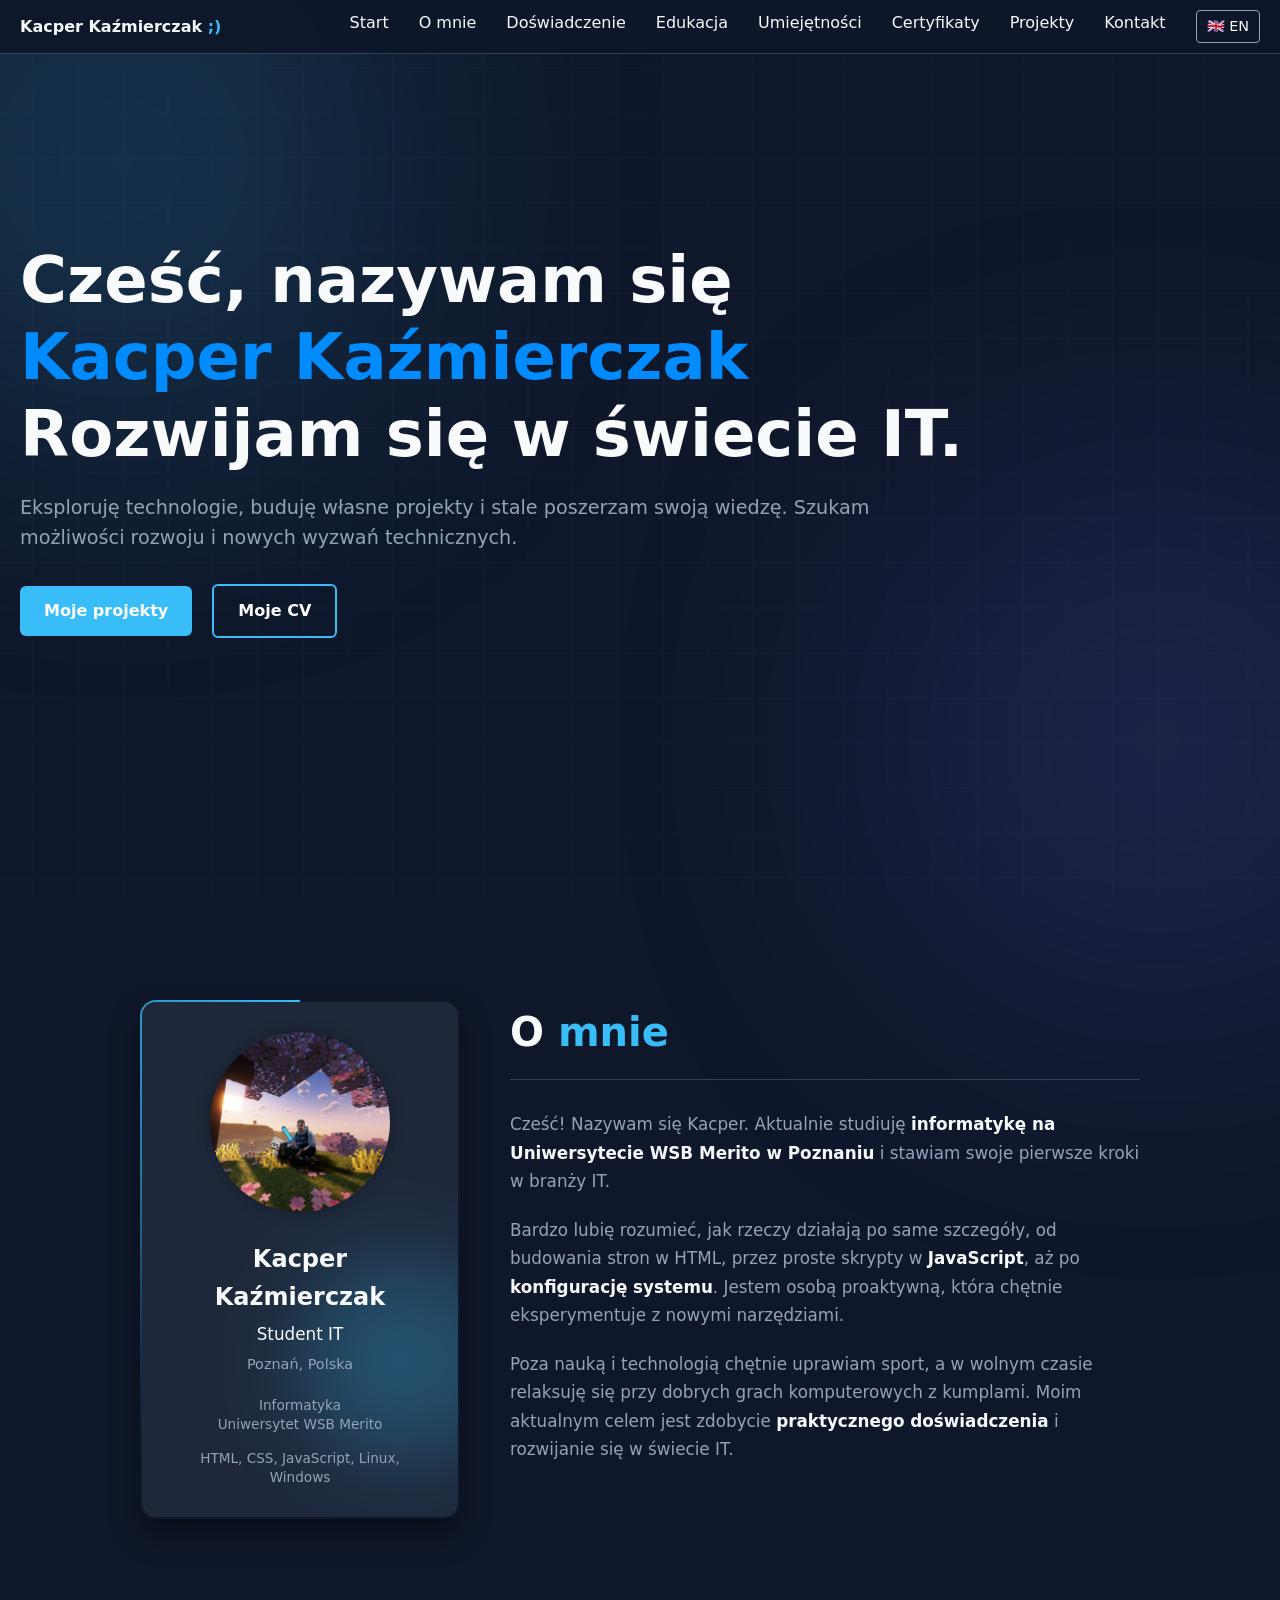
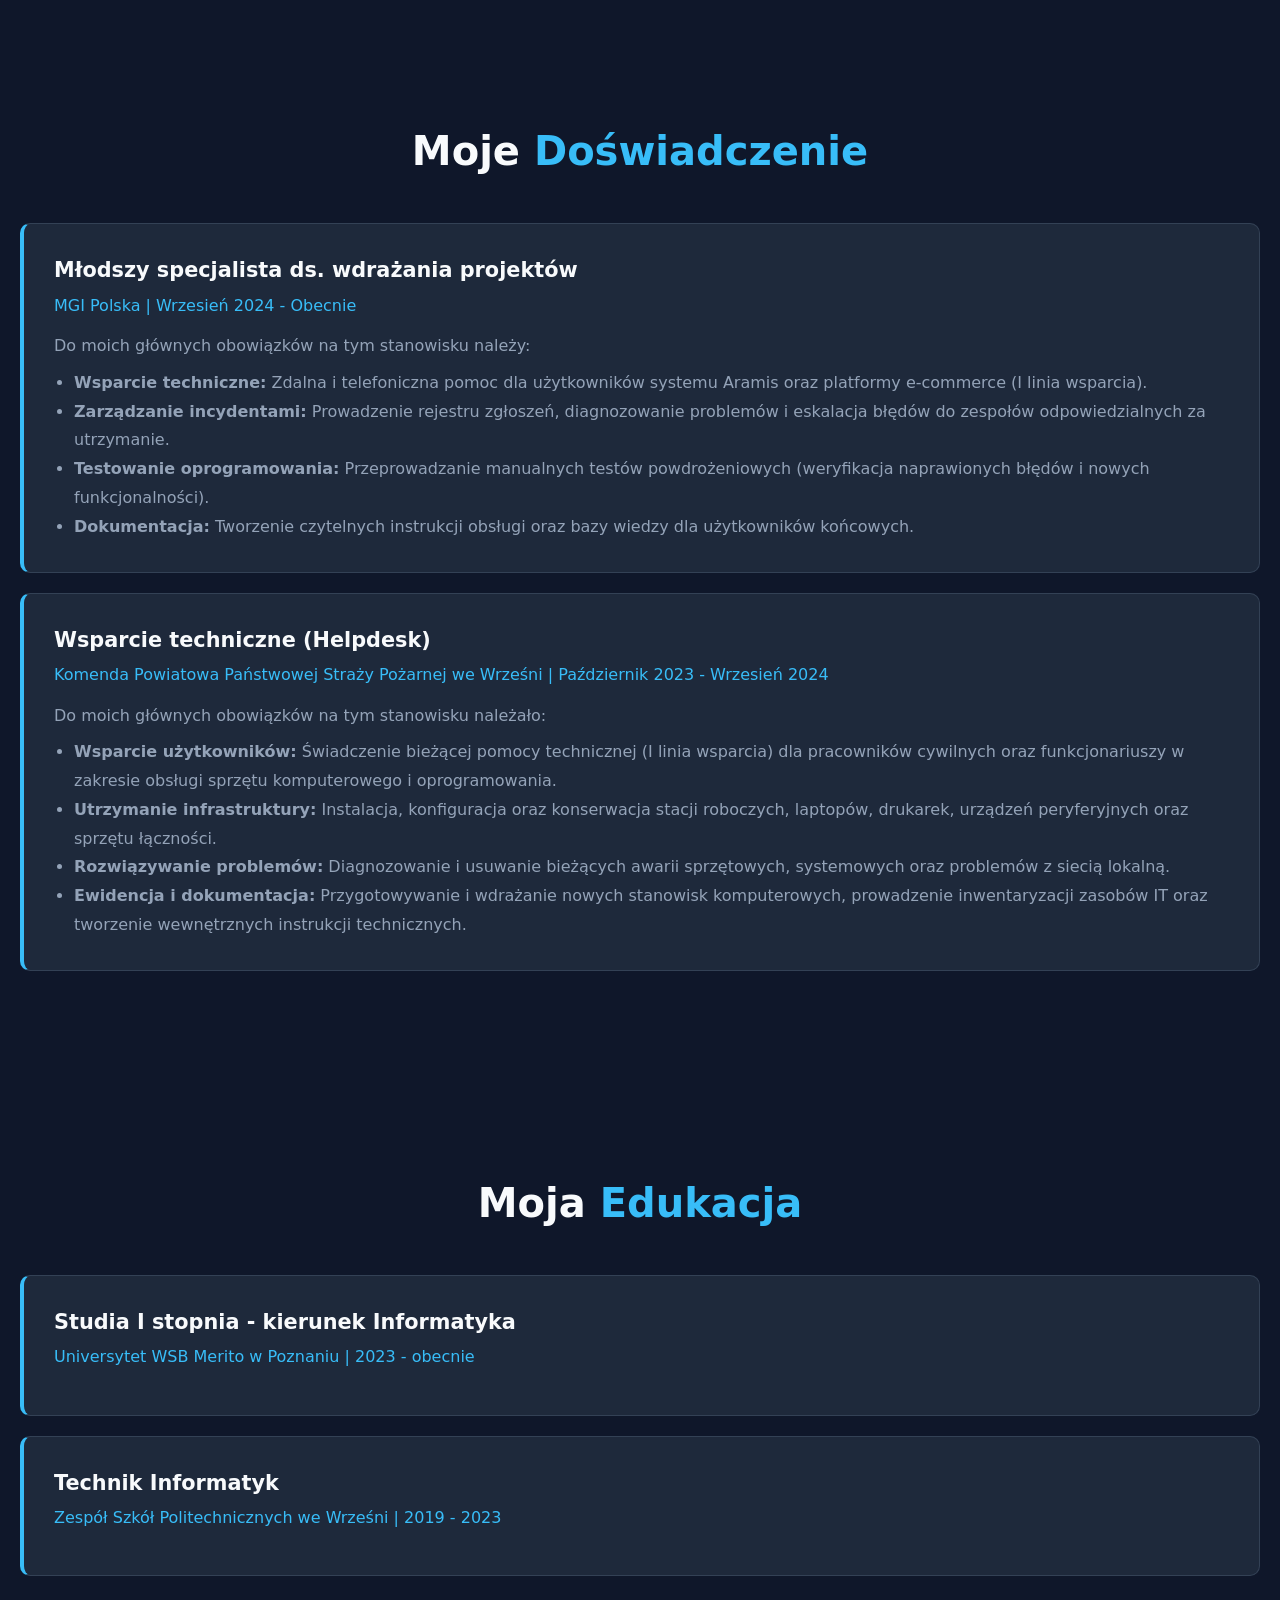
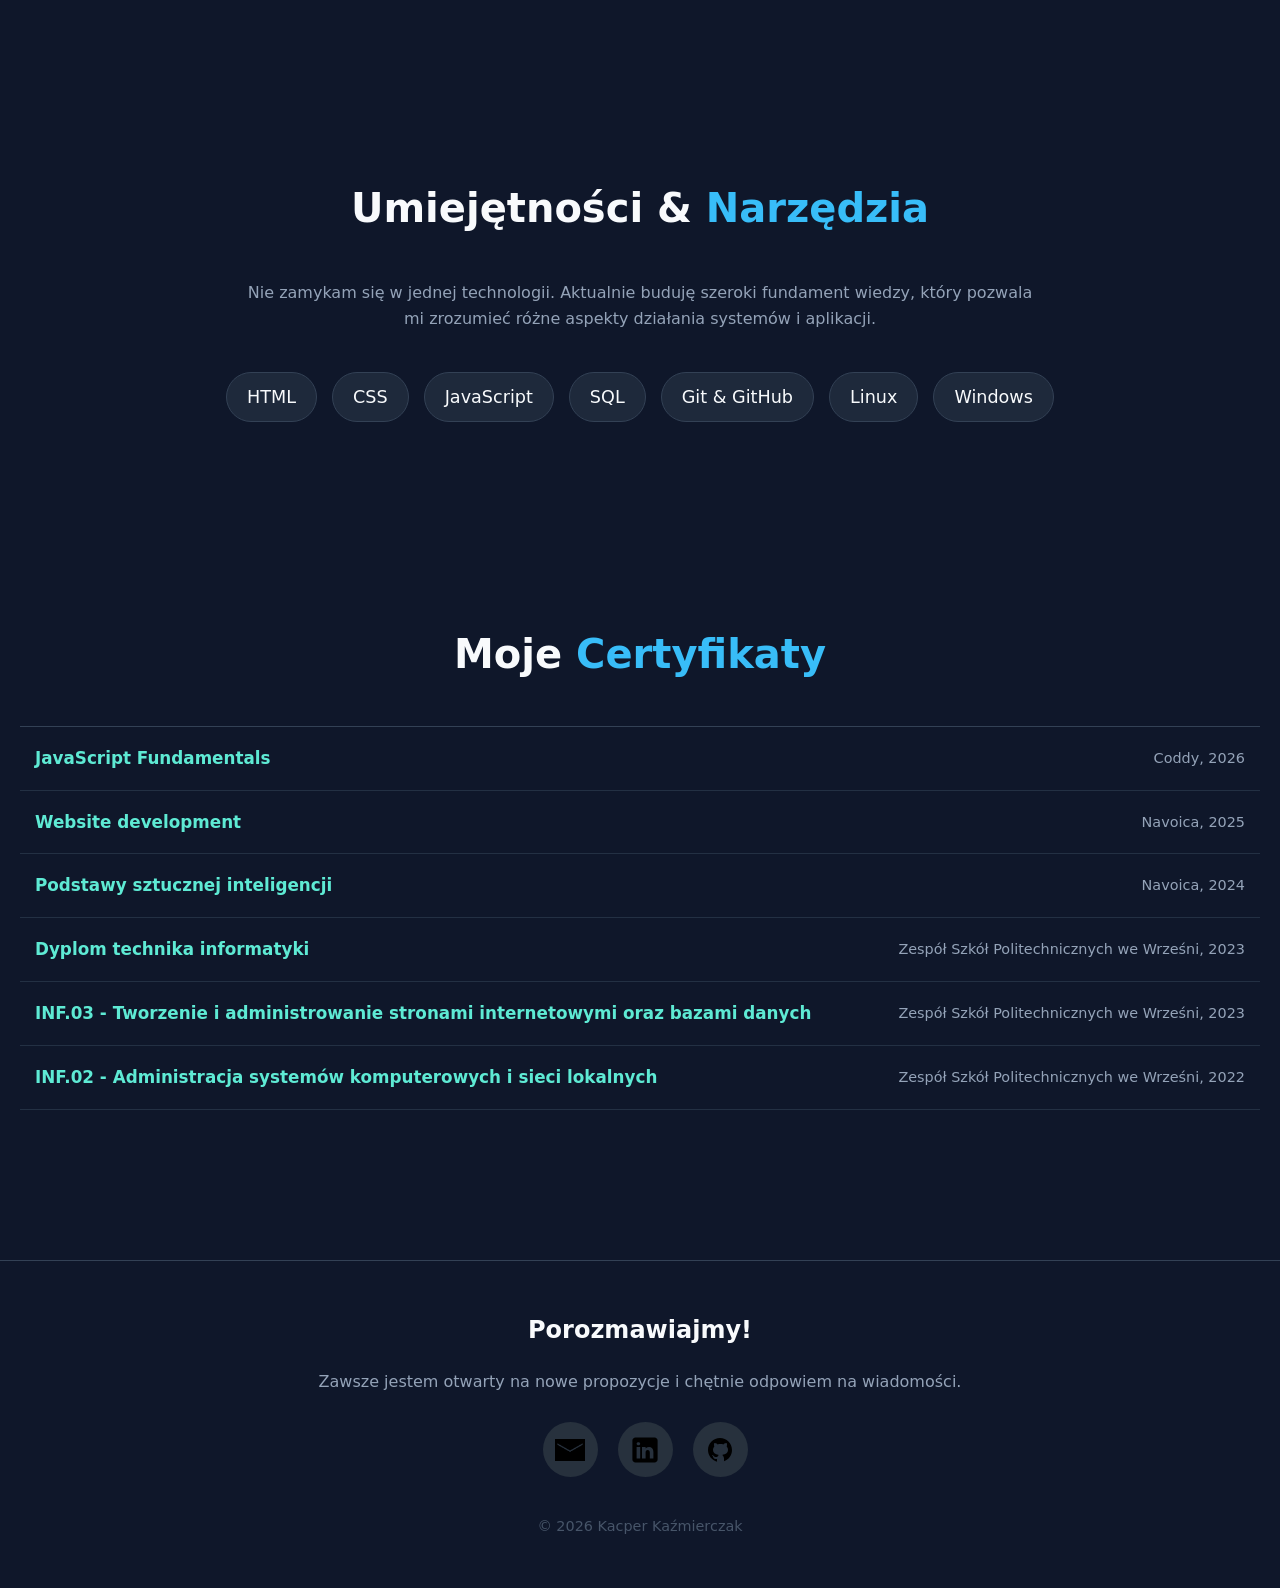
<file: index.html>
<!DOCTYPE html>
<html lang="pl">
<head>
    <meta charset="UTF-8">
    <meta name="viewport" content="width=device-width, initial-scale=1.0">
    <title>Kacper Kaźmierczak - Portfolio</title>
    <link rel="stylesheet" href="style.css">
</head>
<body>

    <header>
        <nav>
            <div class="logo">Kacper Kaźmierczak <span>;)</span></div>
            <ul class="nav-links">
                <li><a href="#hero">Start</a></li>
                <li><a href="#about">O mnie</a></li>
                <li><a href="#experience">Doświadczenie</a></li>
                <li><a href="#education">Edukacja</a></li>
                <li><a href="#skills">Umiejętności</a></li>
                <li><a href="#certifications">Certyfikaty</a></li>
                <li><a href="#projects">Projekty</a></li>
                <li><a href="#contact">Kontakt</a></li>
                <li><a href="indexEngVersion.html" class="lang-switch">🇬🇧 EN</a></li>
            </ul>
        </nav>
    </header>

    <main>
        <!-- Sekcja Główna -->
        <section id="hero">
            <h1>Cześć, nazywam się <br><span style="color: rgb(0, 140, 255);">Kacper Kaźmierczak</span> <br>Rozwijam się w świecie IT.</h1>
            <p>Eksploruję technologie, buduję własne projekty i stale poszerzam swoją wiedzę. Szukam możliwości rozwoju i nowych wyzwań technicznych.</p>
            <div>
                <a href="#projects" class="btn">Moje projekty</a>
                <a href="Kacper_Kazmierczak_CV.pdf" target="_blank" class="btn btn-outline btn-svg">
                    Moje CV
                </a>
            </div>
        </section>

    <!-- Sekcja O mnie (Dwie kolumny) -->
        <section id="about">
            <div class="about-container">
                
                <!-- LEWA KOLUMNA: Karta ze zdjęciem i animacją -->
                <div class="about-sidebar">
                    <div class="sidebar-inner">
                        <div class="blob"></div>
                        <div class="glass-content">
                            <img src="images/profile.png" alt="Zdjęcie Kacpra Kaźmierczaka" class="profile-pic">
                            <h3>Kacper Kaźmierczak</h3>
                            <p class="role">Student IT</p>
                            <p class="location">Poznań, Polska</p>
                            
                            <p class="education-mini">
                                Informatyka<br>
                                Uniwersytet WSB Merito
                            </p>
                            
                            <p class="tech-mini">
                                HTML, CSS, JavaScript, Linux, Windows
                            </p>
                        </div>
                    </div>
                </div>

                <!-- PRAWA KOLUMNA: Główny tekst -->
                <div class="about-main">
                    <h2 class="about-heading">O <span>mnie</span></h2>
                    
                    <p>
                        Cześć! Nazywam się Kacper. Aktualnie studiuję <strong>informatykę na Uniwersytecie WSB Merito w Poznaniu</strong> i stawiam swoje pierwsze kroki w branży IT.
                    </p>
                    
                    <p>
                        Bardzo lubię rozumieć, jak rzeczy działają po same szczegóły, od budowania stron w HTML, przez proste skrypty w <strong>JavaScript</strong>, aż po <strong>konfigurację systemu</strong>. Jestem osobą proaktywną, która chętnie eksperymentuje z nowymi narzędziami.
                    </p>
                    
                    <p>
                        Poza nauką i technologią chętnie uprawiam sport, a w wolnym czasie relaksuję się przy dobrych grach komputerowych z kumplami. Moim aktualnym celem jest zdobycie <strong>praktycznego doświadczenia</strong> i rozwijanie się w świecie IT.
                    </p>
                </div>
                
            </div> <!-- Koniec about-container -->
        </section>

        <!-- Sekcja Doświadczenie -->
        <section id="experience">
            <h2 class="section-title">Moje <span>Doświadczenie</span></h2>
            <div class="timeline">
                
                <div class="timeline-item">
                    <h3>Młodszy specjalista ds. wdrażania projektów</h3>
                    <h4>MGI Polska | Wrzesień 2024 - Obecnie</h4>
                    
                    <p style="margin-bottom: 10px;">Do moich głównych obowiązków na tym stanowisku należy:</p>
                    
                    <ul style="color: var(--text-muted); padding-left: 20px; line-height: 1.8;">
                        <li><strong>Wsparcie techniczne:</strong> Zdalna i telefoniczna pomoc dla użytkowników systemu Aramis oraz platformy e-commerce (I linia wsparcia).</li>
                        <li><strong>Zarządzanie incydentami:</strong> Prowadzenie rejestru zgłoszeń, diagnozowanie problemów i eskalacja błędów do zespołów odpowiedzialnych za utrzymanie.</li>
                        <li><strong>Testowanie oprogramowania:</strong> Przeprowadzanie manualnych testów powdrożeniowych (weryfikacja naprawionych błędów i nowych funkcjonalności).</li>
                        <li><strong>Dokumentacja:</strong> Tworzenie czytelnych instrukcji obsługi oraz bazy wiedzy dla użytkowników końcowych.</li>
                    </ul>
                </div>

                <div class="timeline-item">
                    <h3>Wsparcie techniczne (Helpdesk)</h3>
                    <h4>Komenda Powiatowa Państwowej Straży Pożarnej we Wrześni | Październik 2023 - Wrzesień 2024</h4>
                    
                    <p style="margin-bottom: 10px;">Do moich głównych obowiązków na tym stanowisku należało:</p>
                    
                    <ul style="color: var(--text-muted); padding-left: 20px; line-height: 1.8;">
                        <li><strong>Wsparcie użytkowników:</strong> Świadczenie bieżącej pomocy technicznej (I linia wsparcia) dla pracowników cywilnych oraz funkcjonariuszy w zakresie obsługi sprzętu komputerowego i oprogramowania.</li>
                        <li><strong>Utrzymanie infrastruktury:</strong> Instalacja, konfiguracja oraz konserwacja stacji roboczych, laptopów, drukarek, urządzeń peryferyjnych oraz sprzętu łączności.</li>
                        <li><strong>Rozwiązywanie problemów:</strong> Diagnozowanie i usuwanie bieżących awarii sprzętowych, systemowych oraz problemów z siecią lokalną.</li>
                        <li><strong>Ewidencja i dokumentacja:</strong> Przygotowywanie i wdrażanie nowych stanowisk komputerowych, prowadzenie inwentaryzacji zasobów IT oraz tworzenie wewnętrznych instrukcji technicznych.</li>
                    </ul>
                </div>

            </div>
        </section>

        <!-- Sekcja Edukacja -->
        <section id="education">
            <h2 class="section-title">Moja <span>Edukacja</span></h2>
            <div class="timeline">
                
                <div class="timeline-item">
                    <h3>Studia I stopnia - kierunek Informatyka</h3>
                    <h4>Universytet WSB Merito w Poznaniu | 2023 - obecnie</h4>
                </div>
                <div class="timeline-item">
                    <h3>Technik Informatyk</h3>
                    <h4>Zespół Szkół Politechnicznych we Wrześni | 2019 - 2023</h4>
                </div>

            </div>
        </section>

        <!-- Sekcja Umiejętności -->
        <section id="skills">
            <h2 class="section-title">Umiejętności & <span>Narzędzia</span></h2>
            <p style="text-align: center; color: var(--text-muted); margin-bottom: 40px; max-width: 800px; margin-left: auto; margin-right: auto;">
                Nie zamykam się w jednej technologii. Aktualnie buduję szeroki fundament wiedzy, który pozwala mi zrozumieć różne aspekty działania systemów i aplikacji.
            </p>
            <div class="skills-grid">
                <div class="skill-tag">HTML</div>
                <div class="skill-tag">CSS</div>
                <div class="skill-tag">JavaScript</div>
                <div class="skill-tag">SQL</div>
                <div class="skill-tag">Git & GitHub</div>
                <div class="skill-tag">Linux</div>
                <div class="skill-tag">Windows</div>
            </div>
        </section>

        <!-- Sekcja Certyfikaty -->
        <section id="certifications">
            <h2 class="section-title">Moje <span>Certyfikaty</span></h2>
            
            <div class="cert-list">

                <div class="cert-item">
                    <a href="https://coddy.tech/certifications/UT7GCD-javascript-Bi8cmJ" target="_blank">
                        <div class="cert-name highlight">JavaScript Fundamentals</div>
                    </a>
                    <div class="cert-meta">Coddy, 2026</div>
                </div>

                <div class="cert-item">
                    <a href="https://navoica.pl/certificates/19e25b0a643c4cf3883a55a0e93643d6" target="_blank">
                        <div class="cert-name highlight">Website development</div>
                    </a>
                    <div class="cert-meta">Navoica, 2025</div>
                </div>

                <div class="cert-item">
                    <a href="https://navoica.pl/certificates/fa1247d4c78c491a90722f70289f905e" target="_blank">
                        <div class="cert-name highlight">Podstawy sztucznej inteligencji</div>
                    </a>
                    <div class="cert-meta">Navoica, 2024</div>
                </div>
                
                <div class="cert-item">
                    <div class="cert-name highlight">Dyplom technika informatyki</div>
                    <div class="cert-meta">Zespół Szkół Politechnicznych we Wrześni, 2023</div>
                </div>

                <div class="cert-item">
                    <div class="cert-name highlight">INF.03 - Tworzenie i administrowanie stronami internetowymi oraz bazami danych</div>
                    <div class="cert-meta">Zespół Szkół Politechnicznych we Wrześni, 2023</div>
                </div>

                <div class="cert-item">
                    <div class="cert-name highlight">INF.02 - Administracja systemów komputerowych i sieci lokalnych</div>
                    <div class="cert-meta">Zespół Szkół Politechnicznych we Wrześni, 2022</div>
                </div>

            </div>
        </section>

        <!-- Sekcja Projekty 
        <section id="projects">
            <h2 class="section-title">Wybrane <span>Projekty</span></h2>
            <div class="projects-grid">
                <div class="project-card">
                    <h3>Portfolio One-Page</h3>
                    <p>Osobista wizytówka internetowa hostowana za pomocą GitHub Pages. Zaprojektowana od zera, z wykorzystaniem nowoczesnego podejścia do stylów i responsywności.</p>
                    <div class="tech-stack">HTML &bull; CSS &bull; GitHub Pages</div>
                    <a href="https://github.com/KaziuXDD/KaziuXDD.github.io" target="_blank">Zobacz kod na GitHubie &rarr;</a>
                </div>

                <div class="project-card">
                    <h3>Miejsce na Twój projekt</h3>
                    <p>Tutaj wkrótce pojawi się opis mojego kolejnego technicznego eksperymentu, skryptu lub aplikacji.</p>
                    <div class="tech-stack">Technologia 1 &bull; Technologia 2</div>
                    <a href="#">Wkrótce &rarr;</a>
                </div>
            </div>
        </section>
    </main>
-->
    <!-- Stopka -->
    <footer id="contact">
        <h2 style="margin-bottom: 20px;">Porozmawiajmy!</h2>
        <p style="color: var(--text-muted); margin-bottom: 30px;">Zawsze jestem otwarty na nowe propozycje i chętnie odpowiem na wiadomości.</p>

            
        </div>
        <div class="social-icons">

            <a href="mailto:ka.kazmierczak7@gmail.com">
                <button class="button" id="mail">
                    <img src="images/icons-mail.png" alt="mail" >
                </button>
            </a>

            <a href="https://www.linkedin.com/in/kacper-ka%C5%BAmierczak/" target="_blank">
                <button class="button" id="linkedin">
                    <img src="images/icons-linkedin.svg" alt="linkedin" > 
                </button>
            </a>

            <a href="https://github.com/KaziuXDD" target="_blank">
                <button class="button" id="github">
                    <img src="images/icons-github.svg" alt="github" > 
                </button>
            </a>

        </div>
        <p style="color: #475569; font-size: 0.9rem; margin-top: 40px;">&copy; 2026 Kacper Kaźmierczak</p>
    </footer>

</body>
</html>
</file>
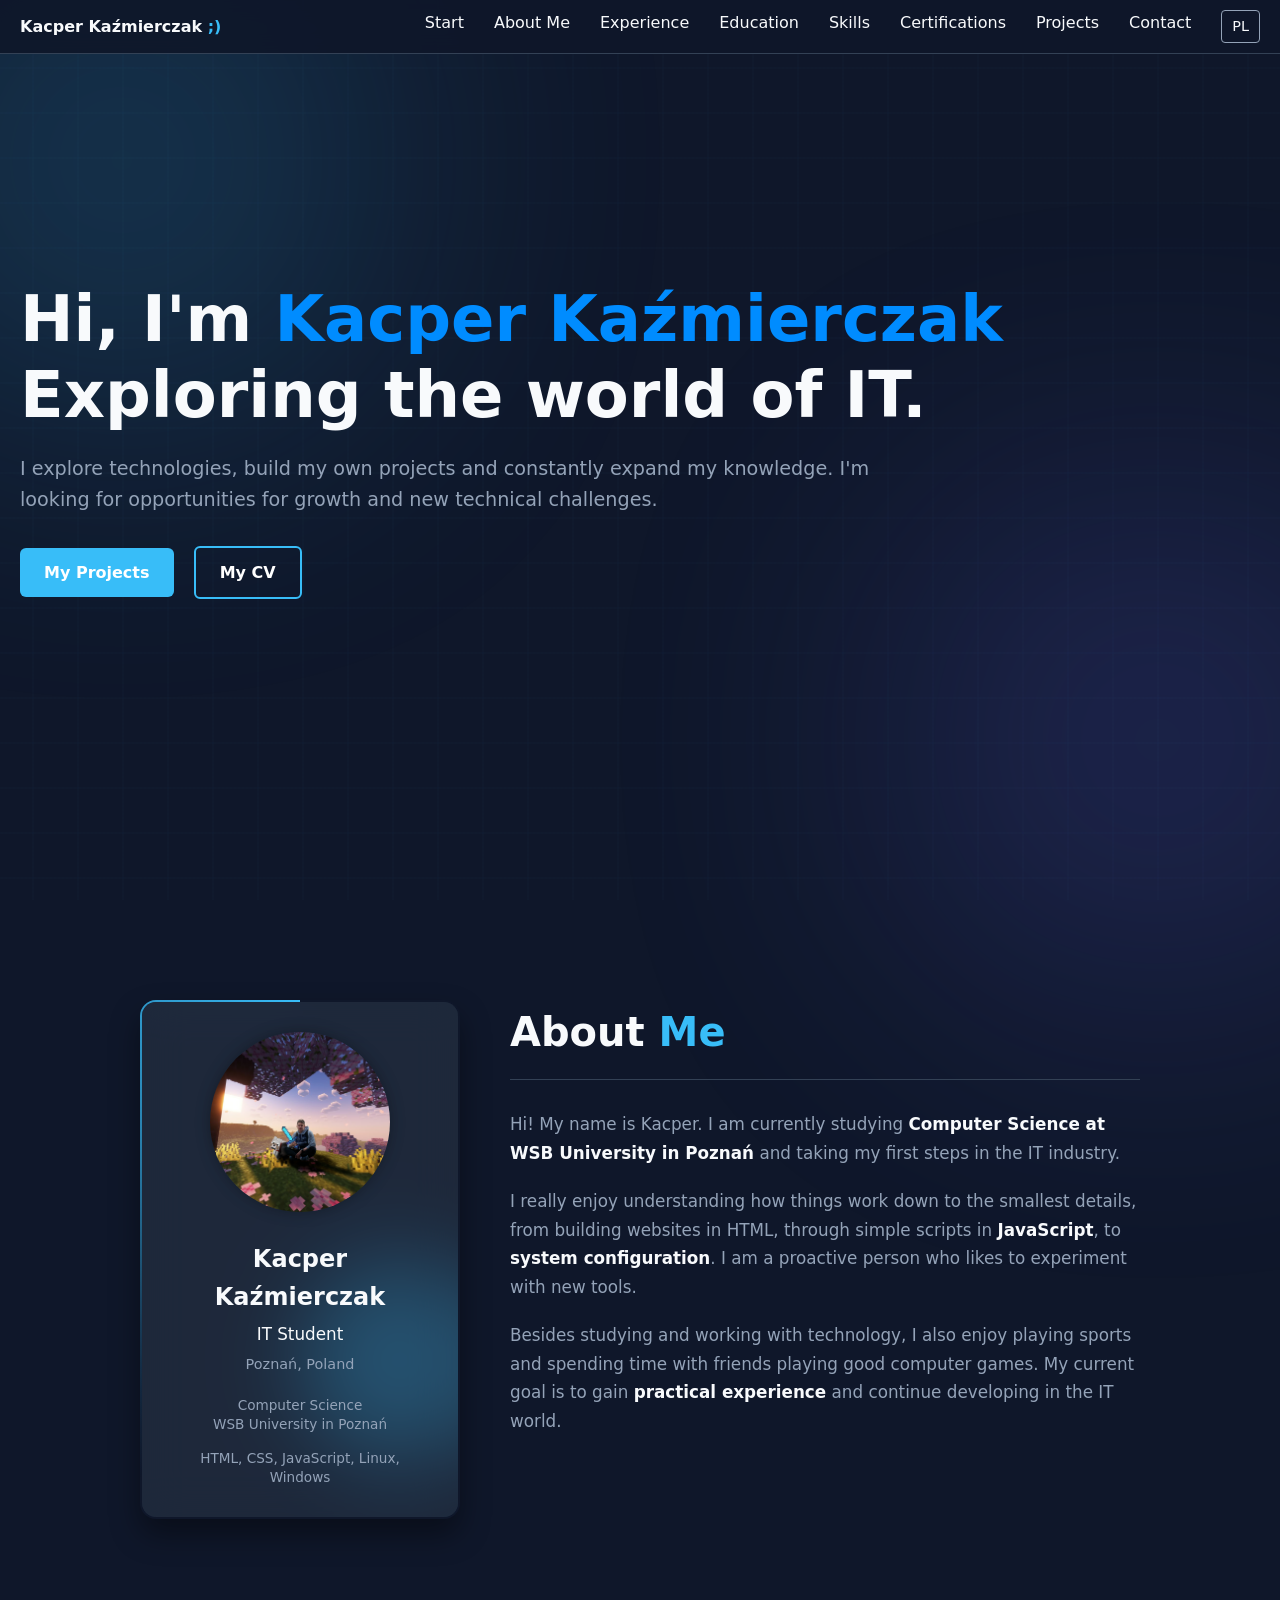
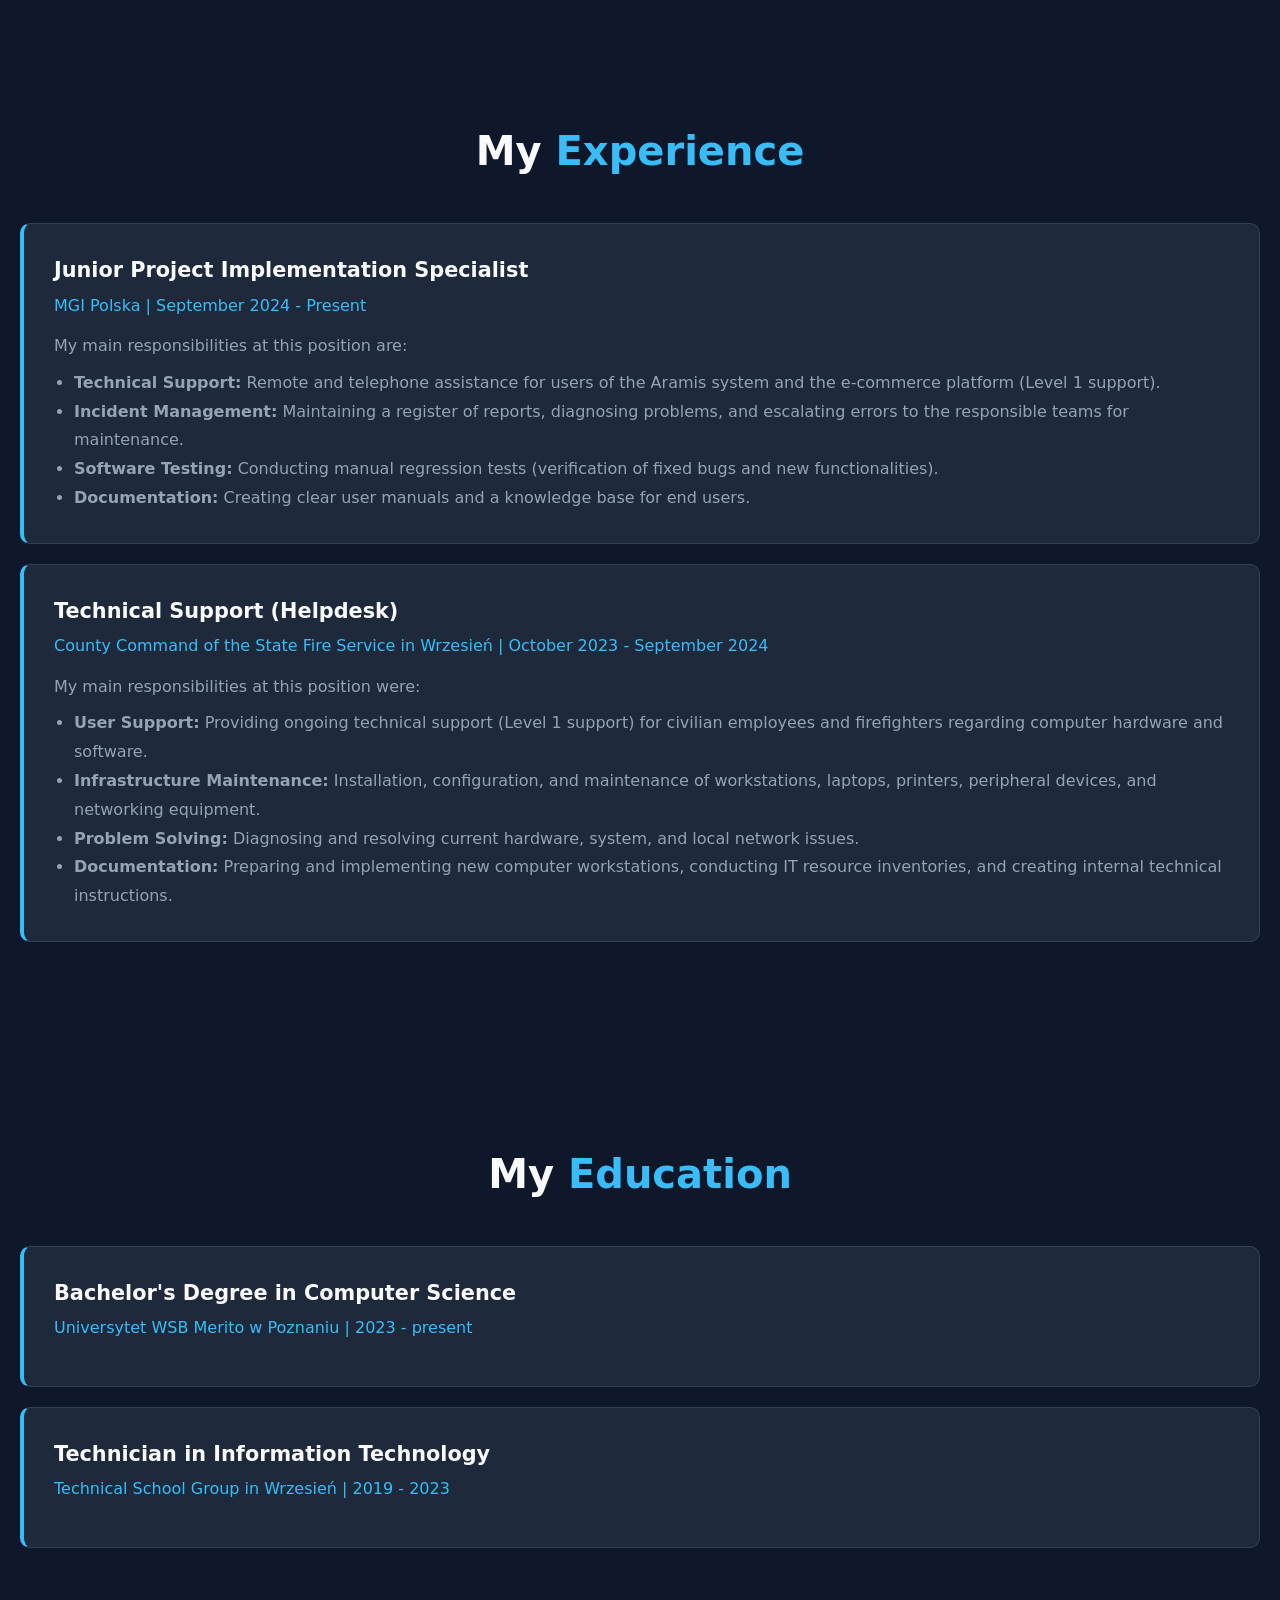
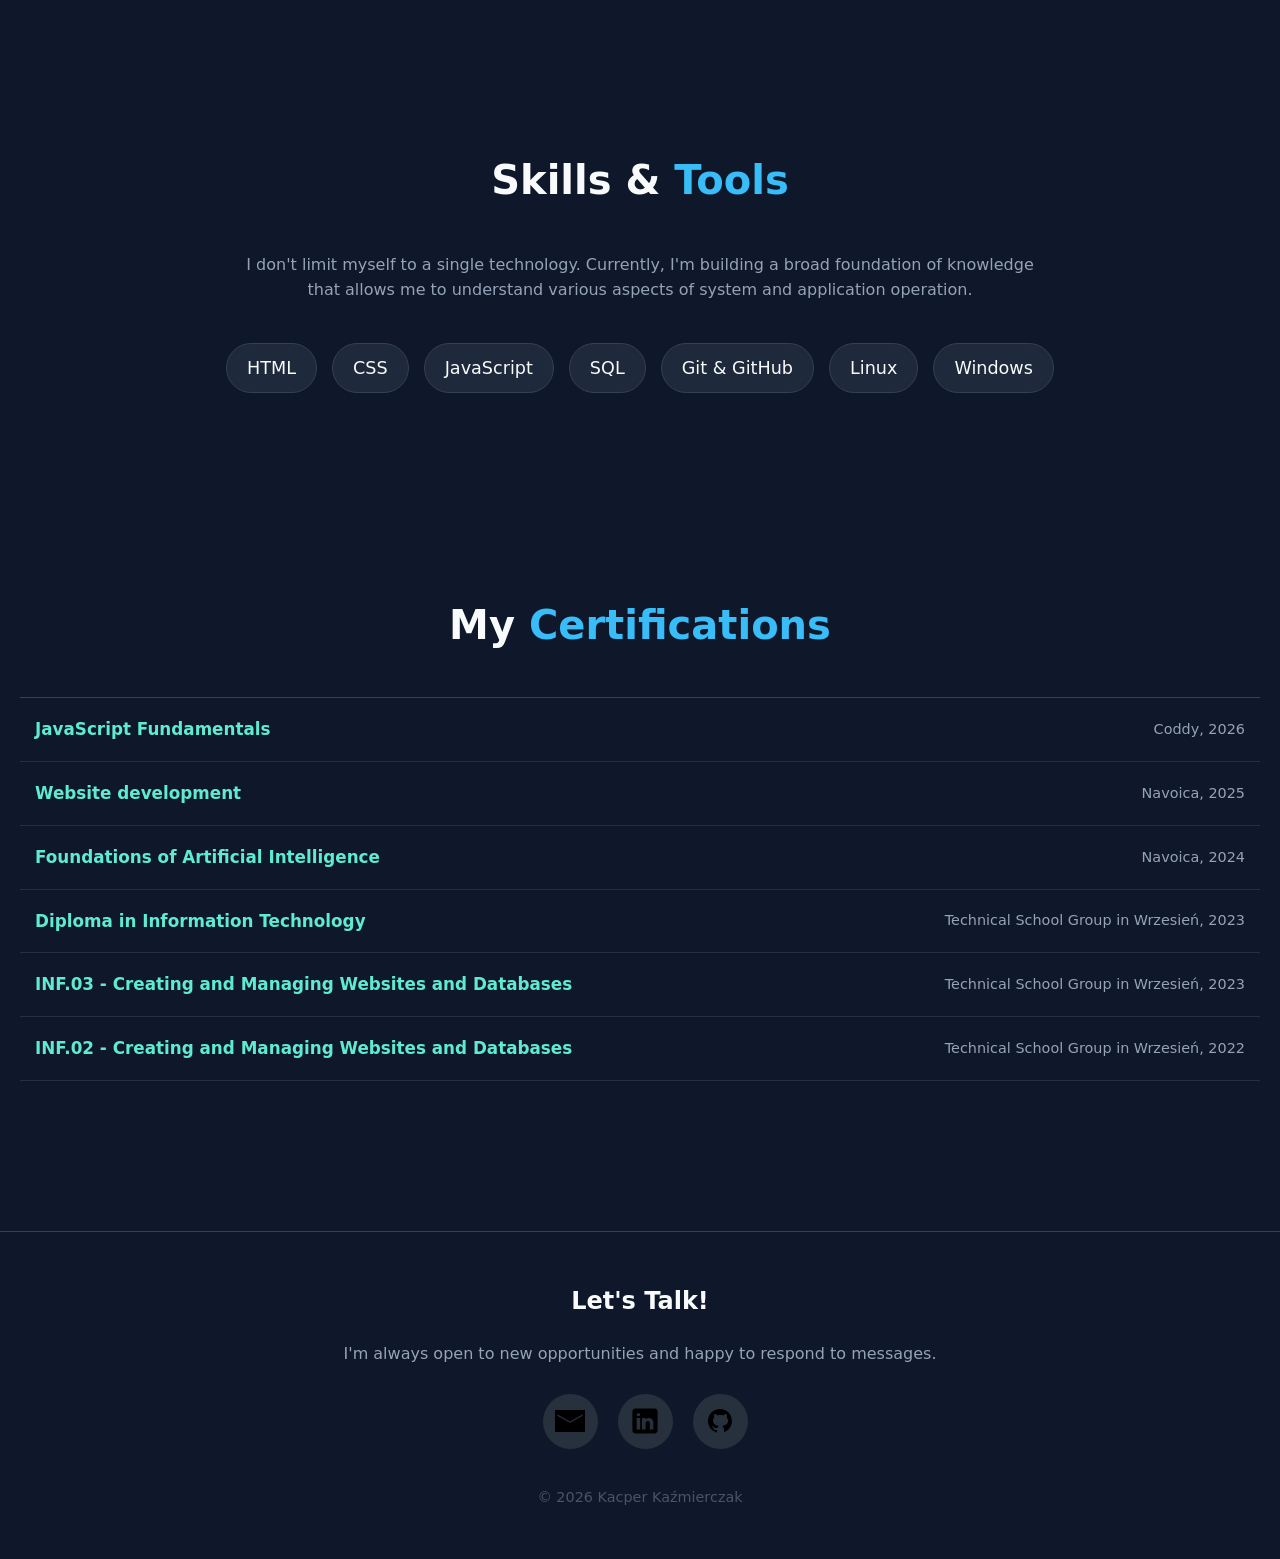
<file: indexEngVersion.html>
<!DOCTYPE html>
<html lang="pl">
<head>
    <meta charset="UTF-8">
    <meta name="viewport" content="width=device-width, initial-scale=1.0">
    <title>Kacper Kaźmierczak - Portfolio</title>
    <link rel="stylesheet" href="style.css">
</head>
<body>

    <header>
        <nav>
            <div class="logo">Kacper Kaźmierczak <span>;)</span></div>
            <ul class="nav-links">
                <li><a href="#hero">Start</a></li>
                <li><a href="#about">About Me</a></li>
                <li><a href="#experience">Experience</a></li>
                <li><a href="#education">Education</a></li>
                <li><a href="#skills">Skills</a></li>
                <li><a href="#certifications">Certifications</a></li>
                <li><a href="#projects">Projects</a></li>
                <li><a href="#contact">Contact</a></li>
                <li><a href="index.html" class="lang-switch">PL</a></li>
            </ul>
        </nav>
    </header>

    <main>
        <!-- Sekcja Główna -->
        <section id="hero">
            <h1>Hi, I'm <span style="color: rgb(0, 140, 255);">Kacper Kaźmierczak</span> <br>Exploring the world of IT.</h1>
            <p>I explore technologies, build my own projects and constantly expand my knowledge. I'm looking for opportunities for growth and new technical challenges.</p>
            <div>
                <a href="#projects" class="btn">My Projects</a>
                <a href="Kacper_Kazmierczak_CV.pdf" target="_blank" class="btn btn-outline btn-svg">
                    My CV
                </a>
            </div>
        </section>

    <!-- Sekcja O mnie (Dwie kolumny) -->
        <section id="about">
            <div class="about-container">
                
                <!-- LEWA KOLUMNA: Karta ze zdjęciem i animacją -->
                <div class="about-sidebar">
                    <div class="sidebar-inner">
                        <div class="blob"></div>
                        <div class="glass-content">
                            <img src="images/profile.png" alt="Zdjęcie Kacpra Kaźmierczaka" class="profile-pic">
                            <h3>Kacper Kaźmierczak</h3>
                            <p class="role">IT Student</p>
                            <p class="location">Poznań, Poland</p>
                            
                            <p class="education-mini">
                                Computer Science<br>
                                WSB University in Poznań
                            </p>
                            
                            <p class="tech-mini">
                                HTML, CSS, JavaScript, Linux, Windows
                            </p>
                        </div>
                    </div>
                </div>

                <!-- PRAWA KOLUMNA: Główny tekst -->
                <div class="about-main">
                    <h2 class="about-heading">About <span>Me</span></h2>
                    
                    <p>
                        Hi! My name is Kacper. I am currently studying <strong>Computer Science at WSB University in Poznań</strong> and taking my first steps in the IT industry.
                    </p>
                    
                    <p>
                        I really enjoy understanding how things work down to the smallest details, from building websites in HTML, through simple scripts in <strong>JavaScript</strong>, to <strong>system configuration</strong>. I am a proactive person who likes to experiment with new tools.
                    </p>
                    
                    <p>
                        Besides studying and working with technology, I also enjoy playing sports and spending time with friends playing good computer games. My current goal is to gain <strong>practical experience</strong> and continue developing in the IT world.
                    </p>
                </div>
                
            </div> <!-- Koniec about-container -->
        </section>

        <!-- Sekcja Doświadczenie -->
        <section id="experience">
            <h2 class="section-title">My <span>Experience</span></h2>
            <div class="timeline">
                
                <div class="timeline-item">
                    <h3>Junior Project Implementation Specialist</h3>
                    <h4>MGI Polska | September 2024 - Present</h4>
                    
                    <p style="margin-bottom: 10px;">My main responsibilities at this position are:</p>
                    
                    <ul style="color: var(--text-muted); padding-left: 20px; line-height: 1.8;">
                        <li><strong>Technical Support:</strong> Remote and telephone assistance for users of the Aramis system and the e-commerce platform (Level 1 support).</li>
                        <li><strong>Incident Management:</strong> Maintaining a register of reports, diagnosing problems, and escalating errors to the responsible teams for maintenance.</li>
                        <li><strong>Software Testing:</strong> Conducting manual regression tests (verification of fixed bugs and new functionalities).
                        <li><strong>Documentation:</strong> Creating clear user manuals and a knowledge base for end users.</li>
                    </ul>
                </div>

                <div class="timeline-item">
                    <h3>Technical Support (Helpdesk)</h3>
                    <h4>County Command of the State Fire Service in Wrzesień | October 2023 - September 2024</h4>

                    <p style="margin-bottom: 10px;">My main responsibilities at this position were:</p>

                    <ul style="color: var(--text-muted); padding-left: 20px; line-height: 1.8;">
                        <li><strong>User Support:</strong> Providing ongoing technical support (Level 1 support) for civilian employees and firefighters regarding computer hardware and software.</li>
                        <li><strong>Infrastructure Maintenance:</strong> Installation, configuration, and maintenance of workstations, laptops, printers, peripheral devices, and networking equipment.</li>
                        <li><strong>Problem Solving:</strong> Diagnosing and resolving current hardware, system, and local network issues.</li>
                        <li><strong>Documentation:</strong> Preparing and implementing new computer workstations, conducting IT resource inventories, and creating internal technical instructions.</li>
                    </ul>
                </div>

            </div>
        </section>

        <!-- Sekcja Edukacja -->
        <section id="education">
            <h2 class="section-title">My <span>Education</span></h2>
            <div class="timeline">
                
                <div class="timeline-item">
                    <h3>Bachelor's Degree in Computer Science</h3>
                    <h4>Universytet WSB Merito w Poznaniu | 2023 - present</h4>
                </div>
                <div class="timeline-item">
                    <h3>Technician in Information Technology</h3>
                    <h4>Technical School Group in Wrzesień | 2019 - 2023</h4>
                </div>

            </div>
        </section>

        <!-- Sekcja Umiejętności -->
        <section id="skills">
            <h2 class="section-title">Skills & <span>Tools</span></h2>
            <p style="text-align: center; color: var(--text-muted); margin-bottom: 40px; max-width: 800px; margin-left: auto; margin-right: auto;">
                I don't limit myself to a single technology. Currently, I'm building a broad foundation of knowledge that allows me to understand various aspects of system and application operation.
            </p>
            <div class="skills-grid">
                <div class="skill-tag">HTML</div>
                <div class="skill-tag">CSS</div>
                <div class="skill-tag">JavaScript</div>
                <div class="skill-tag">SQL</div>
                <div class="skill-tag">Git & GitHub</div>
                <div class="skill-tag">Linux</div>
                <div class="skill-tag">Windows</div>
            </div>
        </section>

        <!-- Sekcja Certyfikaty -->
        <section id="certifications">
            <h2 class="section-title">My <span>Certifications</span></h2>
            
            <div class="cert-list">

                <div class="cert-item">
                    <a href="https://coddy.tech/certifications/UT7GCD-javascript-Bi8cmJ" target="_blank">
                        <div class="cert-name highlight">JavaScript Fundamentals</div>
                    </a>
                    <div class="cert-meta">Coddy, 2026</div>
                </div>
    
                <div class="cert-item">
                    <a href="https://navoica.pl/certificates/19e25b0a643c4cf3883a55a0e93643d6" target="_blank">
                        <div class="cert-name highlight">Website development</div>
                    </a>
                    <div class="cert-meta">Navoica, 2025</div>
                </div>

                <div class="cert-item">
                    <a href="https://navoica.pl/certificates/fa1247d4c78c491a90722f70289f905e" target="_blank">
                        <div class="cert-name highlight">Foundations of Artificial Intelligence</div>
                    </a>
                    <div class="cert-meta">Navoica, 2024</div>
                </div>
                
                <div class="cert-item">
                    <div class="cert-name highlight">Diploma in Information Technology</div>
                    <div class="cert-meta">Technical School Group in Wrzesień, 2023</div>
                </div>

                <div class="cert-item">
                    <div class="cert-name highlight">INF.03 - Creating and Managing Websites and Databases</div>
                    <div class="cert-meta">Technical School Group in Wrzesień, 2023</div>
                </div>

                <div class="cert-item">
                    <div class="cert-name highlight">INF.02 - Creating and Managing Websites and Databases</div>
                    <div class="cert-meta">Technical School Group in Wrzesień, 2022</div>
                </div>

            </div>
        </section>

        <!-- Sekcja Projekty 
        <section id="projects">
            <h2 class="section-title">Wybrane <span>Projekty</span></h2>
            <div class="projects-grid">
                <div class="project-card">
                    <h3>Portfolio One-Page</h3>
                    <p>Personal website hosted using GitHub Pages. Designed from scratch with a modern approach to styling and responsiveness.</p>
                    <div class="tech-stack">HTML &bull; CSS &bull; GitHub Pages</div>
                    <a href="https://github.com/KaziuXDD/KaziuXDD.github.io" target="_blank">View Code on GitHub &rarr;</a>
                </div>

                <div class="project-card">
                    <h3>Place for Your Project</h3>
                    <p>Here will soon appear the description of my next technical experiment, script, or application.</p>
                    <div class="tech-stack">Technology 1 &bull; Technology 2</div>
                    <a href="#">Soon &rarr;</a>
                </div>
            </div>
        </section>
    </main>
-->
    <!-- Stopka -->
    <footer id="contact">
        <h2 style="margin-bottom: 20px;">Let's Talk!</h2>
        <p style="color: var(--text-muted); margin-bottom: 30px;">I'm always open to new opportunities and happy to respond to messages.</p>

            
        </div>
        <div class="social-icons">

            <a href="mailto:ka.kazmierczak7@gmail.com">
                <button class="button" id="mail">
                    <img src="images/icons-mail.png" alt="mail" >
                </button>
            </a>

            <a href="https://www.linkedin.com/in/kacper-ka%C5%BAmierczak/" target="_blank">
                <button class="button" id="linkedin">
                    <img src="images/icons-linkedin.svg" alt="linkedin" > 
                </button>
            </a>

            <a href="https://github.com/KaziuXDD" target="_blank">
                <button class="button" id="github">
                    <img src="images/icons-github.svg" alt="github" > 
                </button>
            </a>

        </div>
        <p style="color: #475569; font-size: 0.9rem; margin-top: 40px;">&copy; 2026 Kacper Kaźmierczak</p>
    </footer>

</body>
</html>
</file>
<file: style.css>
:root {
            --bg-color: #0f172a; /* Ciemnogranatowe tło */
            --surface-color: #1e293b; /* Jaśniejsze tło dla kart */
            --text-main: #f8fafc; /* Główny tekst */
            --text-muted: #94a3b8; /* Szary tekst */
            --accent: #38bdf8; /* Jasnoniebieski akcent */
            --accent-hover: #0284c7;
        }

        * {
            margin: 0;
            padding: 0;
            box-sizing: border-box;
            font-family: 'Segoe UI', system-ui, sans-serif;
        }


html {
    scroll-behavior: smooth;
    background-color: var(--bg-color); 
}

body {
    background-color: transparent; 
    color: var(--text-main);
    line-height: 1.6;
    position: relative;
    z-index: 0;
    margin: 0;

    /* OPCJA 1: Siatka technologiczna nałożona na wierzch (Warstwa 3) */
    background-image: 
        linear-gradient(rgba(56, 189, 248, 0.03) 1px, transparent 1px),
        linear-gradient(90deg, rgba(56, 189, 248, 0.03) 1px, transparent 1px);
    background-size: 45px 45px; /* Rozmiar oczek siatki */
    background-position: center center;
    background-attachment: fixed; 
}

body::before,
body::after {
    content: '';
    position: fixed; 
    width: 500px;
    height: 500px;
    border-radius: 50%;
    filter: blur(140px); 
    z-index: -1; 
    opacity: 0.22; 
    pointer-events: none; 
    animation: float-bg 18s infinite alternate ease-in-out;
}

/* Kula 1 (Jasnoniebieska) - startuje w lewym górnym rogu */
body::before {
    background-color: var(--accent);
    top: -10%;
    left: -10%;
}

/* Kula 2 (Fioletowo-indygo) - startuje w prawym dolnym rogu */
body::after {
    background-color: #6366f1;
    bottom: -10%;
    right: -10%;
    animation-duration: 24s; 
    animation-direction: alternate-reverse;
}

/* Animacja łagodnego pływania i delikatnego pulsowania kul */
@keyframes float-bg {
    0% {
        transform: translate(0, 0) scale(1);
    }
    100% {
        transform: translate(120px, 80px) scale(1.5);
    }
}

        a {
            text-decoration: none;
            color: var(--accent);
            transition: color 0.3s;
        }

        a:hover {
            color: var(--accent-hover);
        }

        /* --- NAWIGACJA --- */
        header {
            position: fixed;
            top: 0;
            width: 100%;
            background-color: rgba(15, 23, 42, 0.9);
            backdrop-filter: blur(10px);
            padding: 10px 0;
            z-index: 1000;
            border-bottom: 1px solid #334155;
        }

        nav {
            margin: 0 auto;
            display: flex;
            justify-content: space-between;
            align-items: center;
            padding: 0 20px;
            font-size: 1rem;
        }

        /* --- ZMIANA JĘZYKA --- */
.lang-switch {
    display: inline-block;
    padding: 4px 10px;
    border: 1px solid var(--text-muted);
    border-radius: 4px;
    font-size: 0.9rem;
    transition: all 0.3s;
}

.lang-switch:hover {
    border-color: var(--accent);
    background-color: rgba(56, 189, 248, 0.1);
}

        .logo {
            font-size: 1rem;
            font-weight: bold;
            color: var(--text-main);
        }

        .logo span {
            color: var(--accent);
        }

        .nav-links {
            list-style: none;
            display: flex;
            gap: 30px;
        }

        .nav-links a {
            color: var(--text-main);
            font-weight: 500;
        }

        .nav-links a:hover {
            color: var(--accent);
        }

        /* --- WSPÓLNE DLA SEKCJI --- */
        section {
            padding: 100px 20px;
            max-width: 1300px;
            margin: 0 auto;
        }

        .section-title {
            font-size: 2.5rem;
            margin-bottom: 40px;
            text-align: center;
        }

        .section-title span {
            color: var(--accent);
        }

        /* --- SEKCJA HERO (Powitanie) --- */
        #hero {
            height: 100vh;
            display: flex;
            flex-direction: column;
            justify-content: center;
            align-items: flex-start;
            padding-top: 80px;
        }

        #hero h1 {
            font-size: 4rem;
            line-height: 1.2;
            margin-bottom: 20px;
        }

        #hero p {
            font-size: 1.2rem;
            color: var(--text-muted);
            max-width: 900px;
            margin-bottom: 30px;
        }

        .btn {
            display: inline-block;
            background-color: var(--accent);
            color: #fff;
            padding: 12px 24px;
            border-radius: 6px;
            font-weight: bold;
            transition: background-color 0.3s, transform 0.2s;
        }

        .btn:hover {
            background-color: var(--accent-hover);
            color: #fff;
            transform: translateY(-2px);
        }

        .btn-outline {
            background-color: transparent;
            border: 2px solid var(--accent);
            margin-left: 15px;
        }

        .btn-outline:hover {
            background-color: rgba(56, 189, 248, 0.1);
        }

        /* --- SEKCJA UMIEJĘTNOŚCI --- */
        .skills-grid {
            display: flex;
            flex-wrap: wrap;
            gap: 15px;
            justify-content: center;
        }

        .skill-tag {
            background-color: var(--surface-color);
            padding: 10px 20px;
            border-radius: 30px;
            border: 1px solid #334155;
            font-size: 1.1rem;
        }
        

        /* --- SEKCJA PROJEKTY --- */
        .projects-grid {
            display: grid;
            grid-template-columns: repeat(auto-fit, minmax(300px, 1fr));
            gap: 30px;
        }

        .project-card {
            background-color: var(--surface-color);
            border-radius: 10px;
            padding: 30px;
            border: 1px solid #334155;
            transition: transform 0.3s;
        }

        .project-card:hover {
            transform: translateY(-5px);
        }

        .project-card h3 {
            font-size: 1.5rem;
            margin-bottom: 15px;
        }

        .project-card p {
            color: var(--text-muted);
            margin-bottom: 20px;
        }

        .tech-stack {
            font-size: 0.9rem;
            color: var(--accent);
            margin-bottom: 20px;
            font-family: monospace;
        }

        /* --- STOPKA / KONTAKT --- */
        footer {
            text-align: center;
            padding: 50px 20px;
            border-top: 1px solid #334155;
            margin-top: 50px;
        }

        /* --- RESPONSyWNOŚĆ (Dla telefonów) --- */
        @media (max-width: 768px) {
            #hero h1 { font-size: 2.5rem; }
            .nav-links { display: none; } /* Chowa menu na telefonie dla uproszczenia */
            .btn-outline { margin-left: 0; margin-top: 15px; display: block; width: max-content; }
        }
        
        /* --- TIMELINE (Dla Doświadczenia i Edukacji) --- */
        
.timeline {
    display: flex;
    flex-direction: column;
    gap: 20px;
    max-width: 1300px;
    margin: 0 auto;
}

.timeline-item {
    background-color: var(--surface-color);
    padding: 30px;
    border-radius: 10px;
    border: 1px solid #334155;
    border-left: 4px solid var(--accent); /* Pasek po lewej stronie z Twoim niebieskim kolorem */
    transition: transform 0.3s;
}

.timeline-item:hover {
    transform: translateX(5px); /* Lekko przesuwa się w prawo po najechaniu myszką */
}

.timeline-item h3 {
    font-size: 1.3rem;
    margin-bottom: 5px;
    color: var(--text-main);
}

.timeline-item h4 {
    font-size: 1rem;
    color: var(--accent);
    margin-bottom: 15px;
    font-weight: 500;
}

.timeline-item p {
    color: var(--text-muted);
}

/* =========================================
   SEKCJA O MNIE (Dwie kolumny)
   ========================================= */

/* 1. Główny kontener - układa lewą i prawą stronę obok siebie */
.about-container {
    display: flex;
    gap: 50px;
    max-width: 1000px;
    margin: 0 auto;
    align-items: flex-start;
}

/* =========================================
   LEWA STRONA (Karta z animacją i szkłem)
   ========================================= */

.about-sidebar {
    position: relative;
    flex: 0 0 320px; 
    width: 320px;
    border-radius: 16px;
    z-index: 1;
    overflow: hidden;
    padding: 2px; /* Grubość świetlnej ramki */
    box-shadow: 0 15px 30px rgba(0, 0, 0, 0.4);
}

/* Obracający się gradient (ramka) */
.about-sidebar::before {
    content: '';
    position: absolute;
    top: -50%;
    left: -50%;
    width: 200%;
    height: 200%;
    background: conic-gradient(from 0deg, transparent 60%, var(--accent) 100%);
    z-index: -2;
    animation: rotate-border 4s linear infinite;
}

@keyframes rotate-border {
    0% { transform: rotate(0deg); }
    100% { transform: rotate(360deg); }
}

/* Wewnętrzny kontener zasłaniający środek ramki */
.sidebar-inner {
    position: relative;
    width: 100%;
    height: 100%;
    background-color: var(--surface-color);
    border-radius: 14px;
    overflow: hidden;
    z-index: 1;
}

/* Pływająca kula światła pod tekstem */
.sidebar-inner .blob {
    position: absolute;
    z-index: -1;
    top: 50%;
    left: 50%;
    width: 200px;
    height: 200px;
    border-radius: 50%;
    background-color: var(--accent);
    opacity: 0.7;
    filter: blur(40px);
    animation: blob-bounce 6s infinite ease-in-out;
}

@keyframes blob-bounce {
    0% { transform: translate(-100%, -100%) translate3d(0, 0, 0); }
    25% { transform: translate(-100%, -100%) translate3d(80px, 20px, 0); }
    50% { transform: translate(-100%, -100%) translate3d(80px, 120px, 0); }
    75% { transform: translate(-100%, -100%) translate3d(-20px, 100px, 0); }
    100% { transform: translate(-100%, -100%) translate3d(0, 0, 0); }
}

/* Szklana warstwa (Glassmorphism) */
.sidebar-inner .glass-content {
    background: rgba(30, 41, 59, 0.60);
    backdrop-filter: blur(20px);
    -webkit-backdrop-filter: blur(20px);
    border-radius: 14px;
    padding: 30px;
    text-align: center;
    width: 100%;
    height: 100%;
    box-sizing: border-box; 
}

/* Style tekstów i zdjęcia wewnątrz karty */
.profile-pic {
    width: 180px;
    height: 180px;
    border-radius: 50%;
    object-fit: cover;
    margin-bottom: 20px;
    box-shadow: 0 0 15px rgba(0, 0, 0, 0.3);
}

.about-sidebar h3 {
    font-size: 1.5rem;
    margin-bottom: 5px;
    color: var(--text-main);
}

.about-sidebar .role {
    font-size: 1.05rem;
    color: var(--text-main);
    margin-bottom: 5px;
}

.about-sidebar .location {
    font-size: 0.9rem;
    color: var(--text-muted);
    margin-bottom: 20px;
}

.about-sidebar .education-mini,
.about-sidebar .tech-mini {
    font-size: 0.85rem;
    color: var(--text-muted);
    margin-top: 15px;
    line-height: 1.4;
}

/* =========================================
   PRAWA STRONA (Główny tekst)
   ========================================= */
.about-main {
    flex: 1; /* Wypełnia resztę dostępnego miejsca */
    text-align: left;
}

.about-heading {
    font-size: 2.5rem;
    margin-bottom: 30px;
    color: var(--text-main);
    border-bottom: 1px solid #334155;
    padding-bottom: 15px;
}

.about-heading span {
    color: var(--accent);
}

.about-main p {
    color: var(--text-muted);
    font-size: 1.05rem;
    margin-bottom: 20px;
    line-height: 1.7;
}

.about-main p strong {
    color: var(--text-main);
    font-weight: 600;
}

/* =========================================
   RESPONSYWNOŚĆ (Dla telefonów)
   ========================================= */
@media (max-width: 800px) {
    .about-container {
        flex-direction: column; /* Zrzuca tekst pod kartę */
        align-items: center;
    }
    
    .about-sidebar {
        flex: auto;
        width: 100%;
        max-width: 320px; /* Na telefonie karta też nie będzie za szeroka */
    }
}

/* --- LISTA CERTYFIKATÓW --- */
.cert-list {
    display: flex;
    flex-direction: column;
    max-width: 1300px;
    margin: 0 auto;
    border-top: 1px solid #334155; /* Górna linia oddzielająca (jak na zdjęciu) */
}

.cert-item {
    display: flex;
    justify-content: space-between;
    align-items: center;
    padding: 18px 15px;
    border-bottom: 1px solid #233043; /* Delikatna linia pod każdym elementem */
    transition: background-color 0.2s ease;
}

/* Efekt najechania myszką (Hover) */
.cert-item:hover {
    background-color: rgba(56, 189, 248, 0.08); /* Lekkie, niebieskawe podświetlenie tła */
}

/* Styl nazwy certyfikatu (lewa strona) */
.cert-name {
    font-weight: 600;
    font-size: 1.05rem;
    color: var(--text-main); /* Domyślnie biały tekst */
}

/* Klasa dla kolorowego tekstu z obrazka (miętowy/jasnozielony) */
.cert-name.highlight {
    color: #5eead4; /* Miętowy odcień, dopasowany do ciemnego tła */
}

/* Styl dla wydawcy i daty (prawa strona) */
.cert-meta {
    font-size: 0.9rem;
    color: var(--text-muted);
    text-align: right;
    white-space: nowrap; /* Zapobiega łamaniu daty na dwie linijki */
}

/* --- RESPONSyWNOŚĆ CERTYFIKATÓW (Dla telefonów) --- */
@media (max-width: 600px) {
    .cert-item {
        flex-direction: column; /* Na małym ekranie zrzuca datę pod spód */
        align-items: flex-start;
        gap: 8px;
    }
    
    .cert-meta {
        text-align: left;
        font-size: 0.85rem;
    }
}

/* ikony w stopce */
.social-icons {
  display: flex;
  justify-content: center;
  gap: 15px;
  margin-top: 20px;
}

.button {
  cursor: pointer;
  width: 50px;
  height: 50px;
  border-radius: 50px;
  border: none;
  background: linear-gradient(120deg, #833ab4, #fd1d1d, #fcb045);
  position: relative;
  z-index: 0;
  display: flex;
  align-items: center;
  justify-content: center;
  margin-left: 10px;
  transition: 0.1s;
}
.button img {
  width: 30px;
  height: 30px;
  z-index: 9;
}
#instagram {
  background: linear-gradient(120deg, #833ab4, #fd1d1d, #fcb045);
}

#linkedin {
  background: linear-gradient(120deg, #0077b5, #00a0dc);
}

#mail {
  background: linear-gradient(120deg, #53c710, #299109);
}

#github {
  background: linear-gradient(120deg, #333333, #6e5494);
}

.button:active {
  transform: scale(0.85);
}

.button::before {
  content: "";
  position: absolute;
  width: 55px;
  height: 55px;
  background-color: #27313d;
  border-radius: 50px;
  z-index: -1;
  border: 0px solid rgba(255, 255, 255, 0.411);
  transition: 0.4s;
}

.button:hover::before {
  width: 0px;
  height: 0px;
}
</file>
